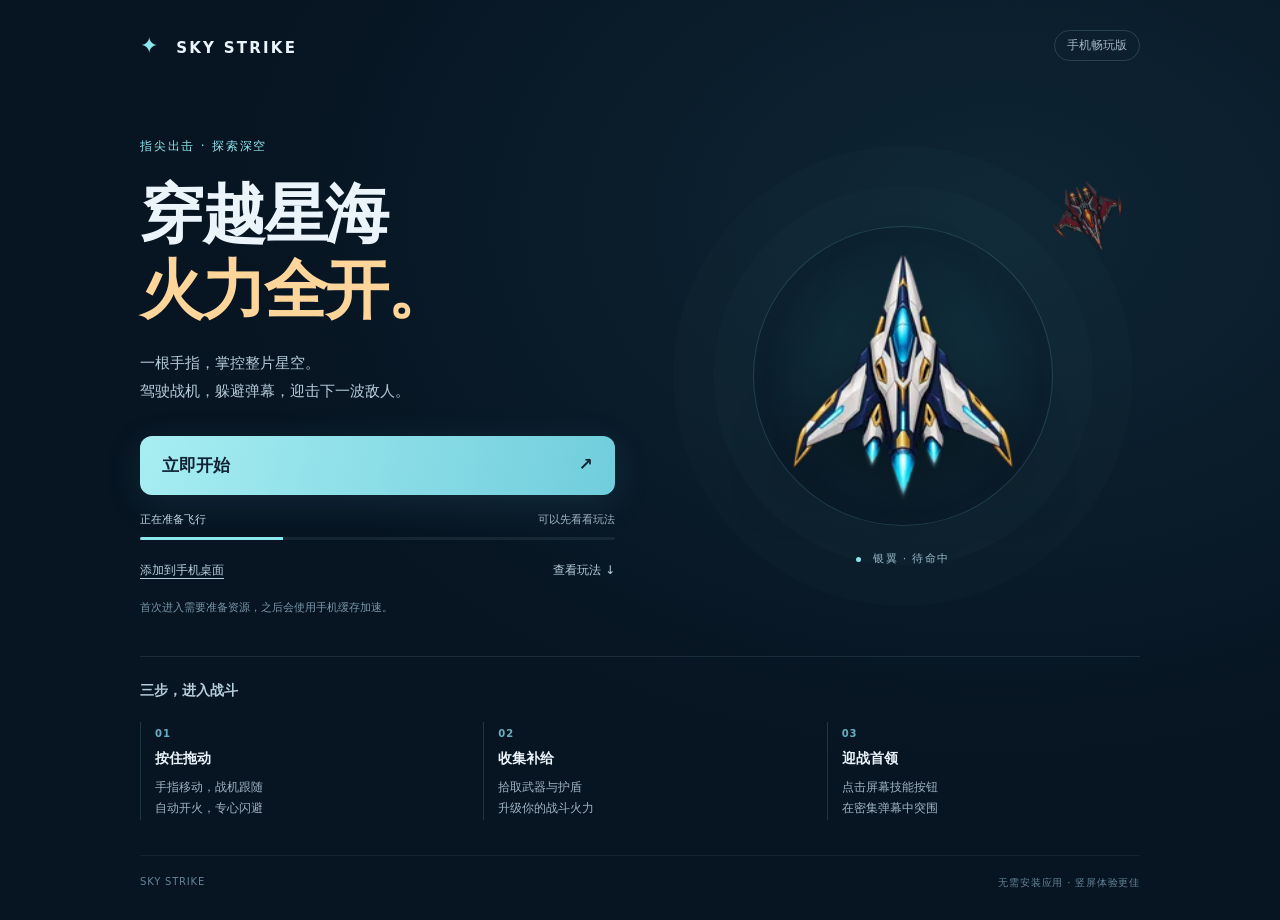
<file: index.html>
<!doctype html>
<html lang="zh-CN">
<head>
<meta charset="utf-8">
<meta name="viewport" content="width=device-width,initial-scale=1,viewport-fit=cover">
<meta name="theme-color" content="#071421">
<meta name="apple-mobile-web-app-capable" content="yes">
<meta name="apple-mobile-web-app-status-bar-style" content="black-translucent">
<meta name="description" content="雷霆战机手机版：单指操控，自动射击，穿越星云迎战敌机。">
<title>雷霆战机 · Sky Strike</title>
<link rel="icon" href="media/icon-192.png">
<link rel="apple-touch-icon" href="media/icon-192.png">
<link rel="manifest" href="manifest.webmanifest">
<link rel="stylesheet" href="home.css">
<script src="home.js" defer></script>
</head>
<body>
<main id="home">
  <header><a class="brand" href="./" aria-label="雷霆战机首页"><span class="brand-icon">✦</span> SKY STRIKE</a><span class="edition">手机畅玩版</span></header>
  <section class="hero">
    <div class="intro"><span class="eyebrow">指尖出击 · 探索深空</span><h1>穿越星海<br><em>火力全开。</em></h1><p class="lead">一根手指，掌控整片星空。<br>驾驶战机，躲避弹幕，迎击下一波敌人。</p></div>
    <div class="hangar" aria-label="全新银翼战机"><div class="orbit"></div><img class="player" src="media/player.webp" width="192" height="192" alt="银白色装甲、蓝色引擎的玩家战机" fetchpriority="high"><img class="enemy" src="media/enemy.webp" width="96" height="96" alt="红色敌方截击机"><span class="ship-tag"><i></i> 银翼 · 待命中</span></div>
    <section class="launch" aria-label="开始游戏">
      <button id="play" class="primary">立即开始 <span>↗</span></button>
      <div class="load-row" role="status" aria-live="polite"><span id="stage">正在准备飞行</span><span id="detail">可以先看看玩法</span></div>
      <div class="track" id="track" aria-hidden="true"><i></i></div>
      <div class="support"><button id="retry" hidden>重新加载</button><button id="install">添加到手机桌面</button><a href="#how">查看玩法 ↓</a></div>
      <p id="notice" class="notice">首次进入需要准备资源，之后会使用手机缓存加速。</p>
    </section>
  </section>
  <section id="how" class="how"><h2>三步，进入战斗</h2><div class="tips"><article><b>01</b><h3>按住拖动</h3><p>手指移动，战机跟随<br>自动开火，专心闪避</p></article><article><b>02</b><h3>收集补给</h3><p>拾取武器与护盾<br>升级你的战斗火力</p></article><article><b>03</b><h3>迎战首领</h3><p>点击屏幕技能按钮<br>在密集弹幕中突围</p></article></div></section>
  <footer>SKY STRIKE <span>无需安装应用 · 竖屏体验更佳</span></footer>
</main>
<div id="game-stage" aria-label="游戏画面"><iframe id="game" title="雷霆战机" allow="autoplay; fullscreen; gamepad" allowfullscreen></iframe></div>
<noscript>请开启浏览器 JavaScript 后开始游戏。</noscript>
</body></html>
</file>
<file: home.css>
:root{color-scheme:dark;--ink:#eaf4fa;--muted:#a0b4c4;--cyan:#8ce6ee;--gold:#ffd59a;font-family:system-ui,-apple-system,"Segoe UI",sans-serif;background:#071421;color:var(--ink)}
*{box-sizing:border-box}html{scroll-behavior:smooth}body{margin:0;background:radial-gradient(ellipse at 78% 24%,#19425460,transparent 55%),#071421}body::before{content:"";position:fixed;inset:0;background:linear-gradient(90deg,#071421ed,#07142130),url('media/nebula.webp') center/cover;opacity:.76;pointer-events:none;z-index:-1}button,a{-webkit-tap-highlight-color:transparent}button{font:inherit;cursor:pointer}button:focus-visible,a:focus-visible{outline:3px solid var(--cyan);outline-offset:5px}button:disabled{cursor:wait}a{color:inherit;text-decoration:none}#home{max-width:1080px;margin:auto;padding:0 40px}header{display:flex;justify-content:space-between;align-items:center;padding:30px 0}.brand{font-size:15px;letter-spacing:.15em;font-weight:800}.brand-icon{color:var(--cyan);font-size:22px;margin-right:8px}.edition{font-size:12px;color:var(--muted);border:1px solid #41607188;border-radius:30px;padding:6px 12px}.hero{display:grid;grid-template-columns:1fr 1fr;align-items:center;column-gap:50px;padding:44px 0 38px}.intro{grid-column:1;grid-row:1}.eyebrow{font-size:12px;color:var(--cyan);letter-spacing:.15em}h1{font-size:clamp(42px,5vw,65px);line-height:1.18;letter-spacing:-.035em;margin:22px 0}h1 em{font-style:normal;color:var(--gold)}.lead{font-size:15px;line-height:1.85;color:#b6cbd8;margin:0}.hangar{position:relative;grid-column:2;grid-row:1/3;min-height:410px;display:grid;place-items:center}.orbit{position:absolute;width:300px;height:300px;border:1px solid #82d7e331;border-radius:50%;box-shadow:0 0 0 40px #8be9ef04,0 0 0 80px #8be9ef03;background:radial-gradient(#32869744,transparent 67%)}.player{width:250px;height:250px;object-fit:contain;filter:drop-shadow(0 18px 30px #0008);animation:float 4s ease-in-out infinite}.enemy{position:absolute;width:74px;height:74px;top:10px;right:14px;opacity:.65;transform:rotate(-22deg)}.ship-tag{position:absolute;bottom:15px;font-size:11px;letter-spacing:.12em;color:#99b9cc}.ship-tag i{display:inline-block;width:5px;height:5px;border-radius:50%;background:var(--cyan);margin-right:8px}.launch{grid-column:1;grid-row:2;margin-top:30px}.primary{width:100%;border:0;border-radius:12px;padding:18px 22px;color:#102334;background:linear-gradient(105deg,#a7eef2,#70cddc);box-shadow:0 8px 36px #59c3df20;text-align:left;font-weight:800;font-size:17px;transition:transform .15s}.primary:active{transform:scale(.985)}.primary span{float:right}.load-row{display:flex;justify-content:space-between;gap:8px;font-size:11px;margin-top:17px;color:var(--muted)}#stage{color:#c2d8e4}.track{height:3px;background:#c4f0ff14;border-radius:4px;overflow:hidden;margin-top:10px}.track i{display:block;height:100%;width:30%;background:var(--cyan);animation:load 1.8s ease-in-out infinite alternate}.track.ready i{width:100%;animation:none}.track.failed i{animation:none;background:#ff9c86}.support{display:flex;gap:18px;align-items:center;margin-top:17px;font-size:12px;color:#b8cfdd}.support button{color:inherit;border:0;background:none;padding:5px 0;font-size:12px;text-decoration:underline;text-underline-offset:4px}.support a{margin-left:auto}.notice{font-size:11px;line-height:1.8;color:#7997aa;margin:14px 0 0;min-height:20px}.how{border-top:1px solid #8fbbd222;padding:25px 0 35px}h2{font-size:14px;font-weight:600;margin:0 0 22px;color:#b6cedb}.tips{display:grid;grid-template-columns:repeat(3,1fr);gap:30px}.tips article{border-left:1px solid #9ac6da30;padding-left:14px}.tips b{font-size:10px;color:#65afc4;letter-spacing:.1em}.tips h3{font-size:14px;margin:9px 0}.tips p{font-size:12px;color:var(--muted);line-height:1.8;margin:0}footer{border-top:1px solid #8fbbd215;padding:20px 0 30px;font-size:10px;letter-spacing:.08em;color:#638599;display:flex;justify-content:space-between}#game-stage{position:fixed;inset:0;opacity:0;pointer-events:none;z-index:0;display:flex;align-items:center;justify-content:center;background:#050b13}#game{border:0;width:min(100vw,60dvh);height:min(100dvh,166.6667vw);background:#071421}body.playing{overflow:hidden;overscroll-behavior:none}body.playing #home{display:none}body.playing #game-stage{opacity:1;pointer-events:auto;z-index:10}@keyframes float{50%{transform:translateY(-10px) rotate(2deg)}}@keyframes load{to{transform:translateX(235%)}}@media(max-width:600px){#home{padding:0 24px}header{padding:calc(20px + env(safe-area-inset-top)) 0 15px}.brand{font-size:12px}.edition{font-size:10px}.hero{grid-template-columns:1fr 1fr;gap:0;padding:24px 0 28px}.intro{grid-column:1/3;grid-row:1;z-index:1;pointer-events:none}.eyebrow{font-size:10px}h1{font-size:40px;margin:16px 0}.lead{font-size:12px;line-height:1.8}.hangar{grid-column:2;grid-row:1;min-height:250px;align-self:center;opacity:.86;transform:translate(8px,16px)}.player{width:135px;height:170px;transform:rotate(10deg)}.orbit{width:145px;height:145px;box-shadow:0 0 0 18px #8be9ef04}.enemy{width:44px;height:44px;top:3px;right:2px}.ship-tag{bottom:2px;font-size:8px}.intro .lead{max-width:190px}.launch{grid-column:1/3;grid-row:2;margin-top:20px}.primary{padding:17px 20px}.how{padding:22px 0 27px}.tips{gap:10px}.tips article{padding-left:10px}.tips h3{font-size:12px}.tips p{font-size:10px}.tips b{font-size:9px}h2{font-size:12px;margin-bottom:18px}footer{font-size:8px;padding-bottom:calc(22px + env(safe-area-inset-bottom))}}@media(prefers-reduced-motion:reduce){*{animation:none!important;scroll-behavior:auto!important}}
</file>
